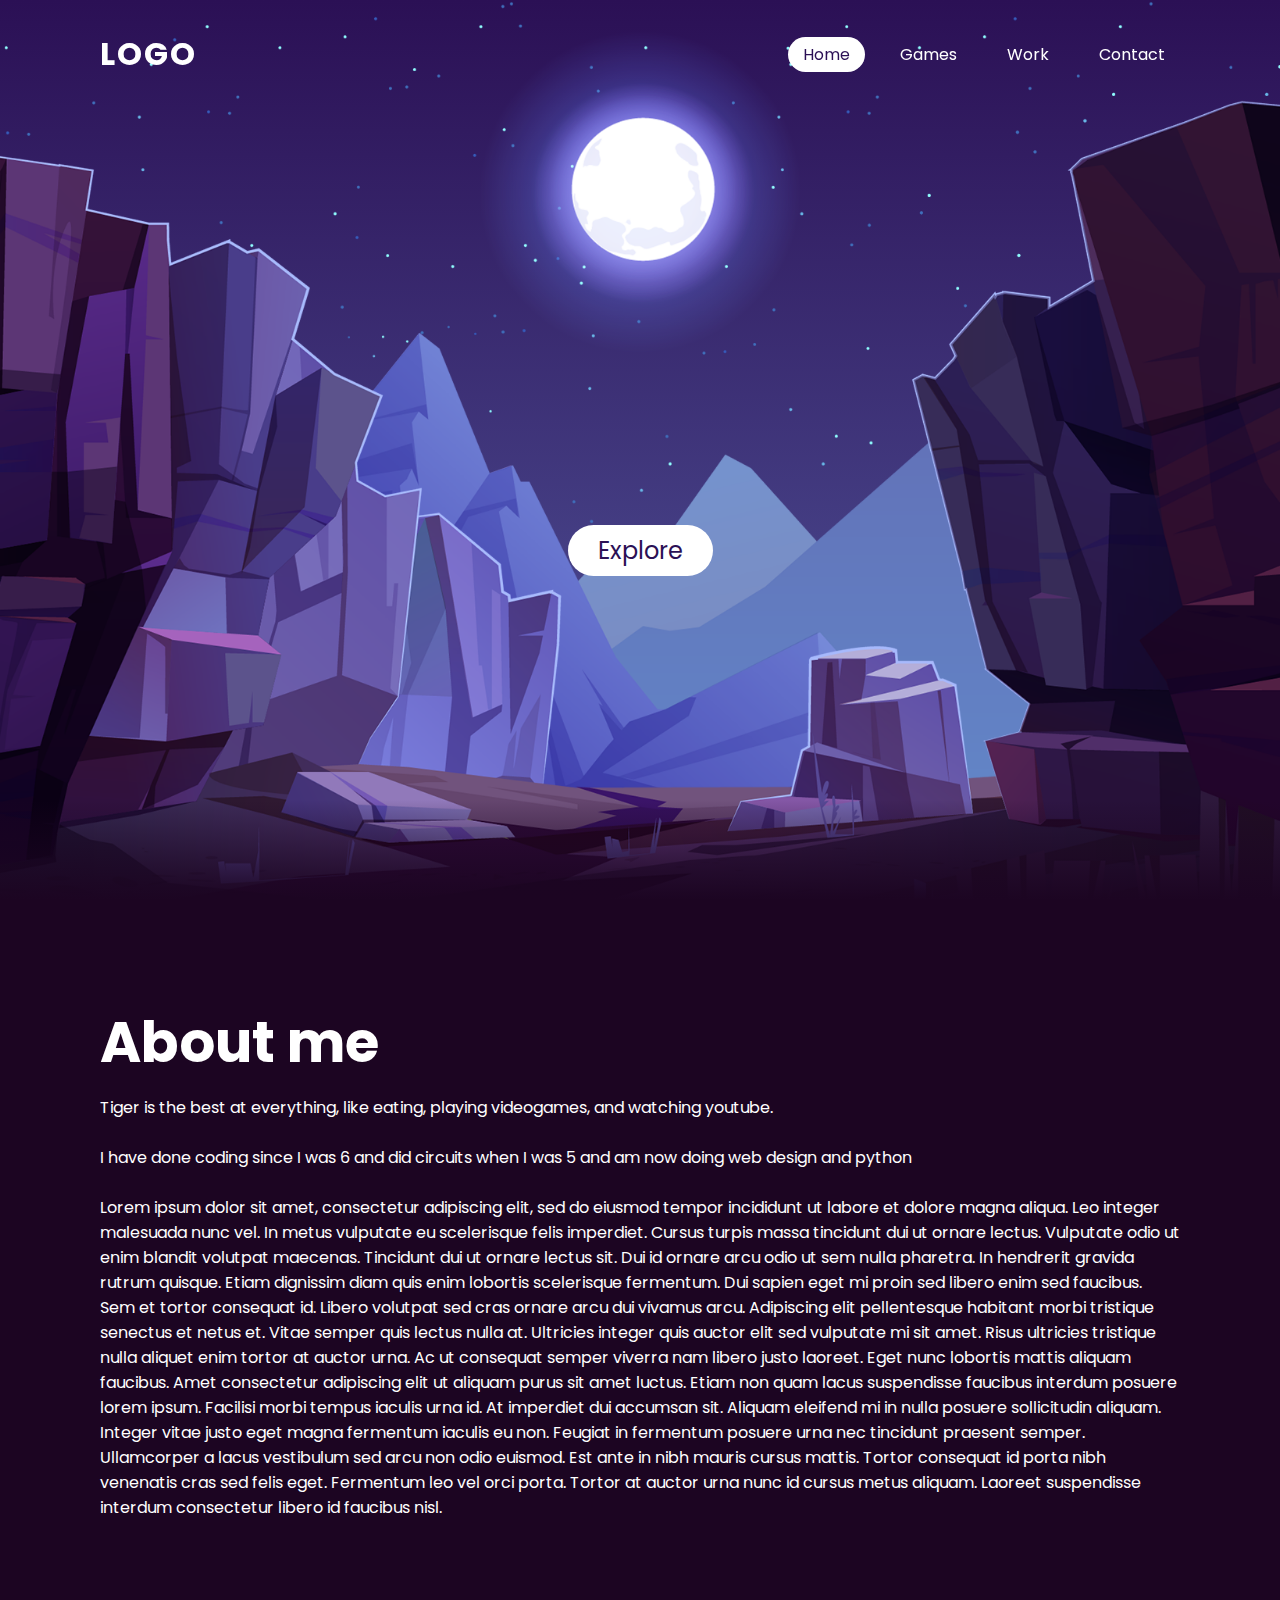
<file: Website/index.html>
<!DOCTYPE html>
<html lang="en">
    <head>
        <meta charset="UTF-8">
        <meta http-equiv="X-UA-Compatible" content="IE=edge">
        <meta name="viewport" content="width=device-width, initial-scale=1.0">
        <title>Paralax</title>
        <link rel="stylesheet" href="styles/paralax.css">
    </head>
    <body>
        <header>
            <a href="#" class="logo">Logo</a>
            <ul>
                <li><a href="#" class = "active">Home</a></li>
                <li><a href="subpages/games.html">Games</a></li>
                <li><a href="subpages/works.html">Work</a></li>
                <li><a href="#">Contact</a></li>
            </ul>
        </header>
        <section>
            <img src="images/stars.png" id="stars">
            <img src="images/moon.png" id="moon">
            <img src="images/mountains_behind.png" id="mountains_behind">
            <h2 id="text">Moon Light</h2>
            <a href="#" id="btn">Explore</a>
            <img src="images/mountains_front.png" id="mountains_front">
        </section>
        <div class="sec">
            <h2>About me</h2>
            <p>
                Tiger is the best at everything, like eating, playing videogames, and watching youtube. <br><br>

                I have done coding since I was 6 and did circuits when I was 5 and am now doing web design and python <br><br>
                
                Lorem ipsum dolor sit amet, consectetur adipiscing elit, sed do eiusmod tempor incididunt ut labore et dolore magna aliqua. Leo integer malesuada nunc vel. In metus vulputate eu scelerisque felis imperdiet. Cursus turpis massa tincidunt dui ut ornare lectus. Vulputate odio ut enim blandit volutpat maecenas. Tincidunt dui ut ornare lectus sit. Dui id ornare arcu odio ut sem nulla pharetra. In hendrerit gravida rutrum quisque. Etiam dignissim diam quis enim lobortis scelerisque fermentum. Dui sapien eget mi proin sed libero enim sed faucibus. Sem et tortor consequat id. Libero volutpat sed cras ornare arcu dui vivamus arcu. Adipiscing elit pellentesque habitant morbi tristique senectus et netus et. Vitae semper quis lectus nulla at. Ultricies integer quis auctor elit sed vulputate mi sit amet. Risus ultricies tristique nulla aliquet enim tortor at auctor urna.
                Ac ut consequat semper viverra nam libero justo laoreet. Eget nunc lobortis mattis aliquam faucibus. Amet consectetur adipiscing elit ut aliquam purus sit amet luctus. Etiam non quam lacus suspendisse faucibus interdum posuere lorem ipsum. Facilisi morbi tempus iaculis urna id. At imperdiet dui accumsan sit. Aliquam eleifend mi in nulla posuere sollicitudin aliquam. Integer vitae justo eget magna fermentum iaculis eu non. Feugiat in fermentum posuere urna nec tincidunt praesent semper. Ullamcorper a lacus vestibulum sed arcu non odio euismod. Est ante in nibh mauris cursus mattis. Tortor consequat id porta nibh venenatis cras sed felis eget. Fermentum leo vel orci porta. Tortor at auctor urna nunc id cursus metus aliquam. Laoreet suspendisse interdum consectetur libero id faucibus nisl.
            </p>
        </div>

        <script>
            let stars = document.getElementById('stars')
            let moon = document.getElementById('moon')
            let mountains_behind = document.getElementById('mountains_behind')
            let text = document.getElementById('text')
            let btn = document.getElementById('btn')
            let mountains_front = document.getElementById('mountains_front')
            let header = document.querySelector('header');

            window.addEventListener('scroll', function(){
                let value = window.scrollY;
                stars.style.left = value * 0.25 + 'px';
                moon.style.top = value * 1.05 + 'px';
                mountains_behind.style.top = value * 0 + 'px';
                mountains_front.style.top = value * 0 + 'px';
                text.style.marginRight = value * 4 + 'px';
                text.style.marginTop = value * 1.5 + 'px';
                btn.style.marginTop = value * 1.5 + 'px';
                header.style.top = value * 0.5 + 'px';
            })
        </script>
    </body>
</html>
</file>
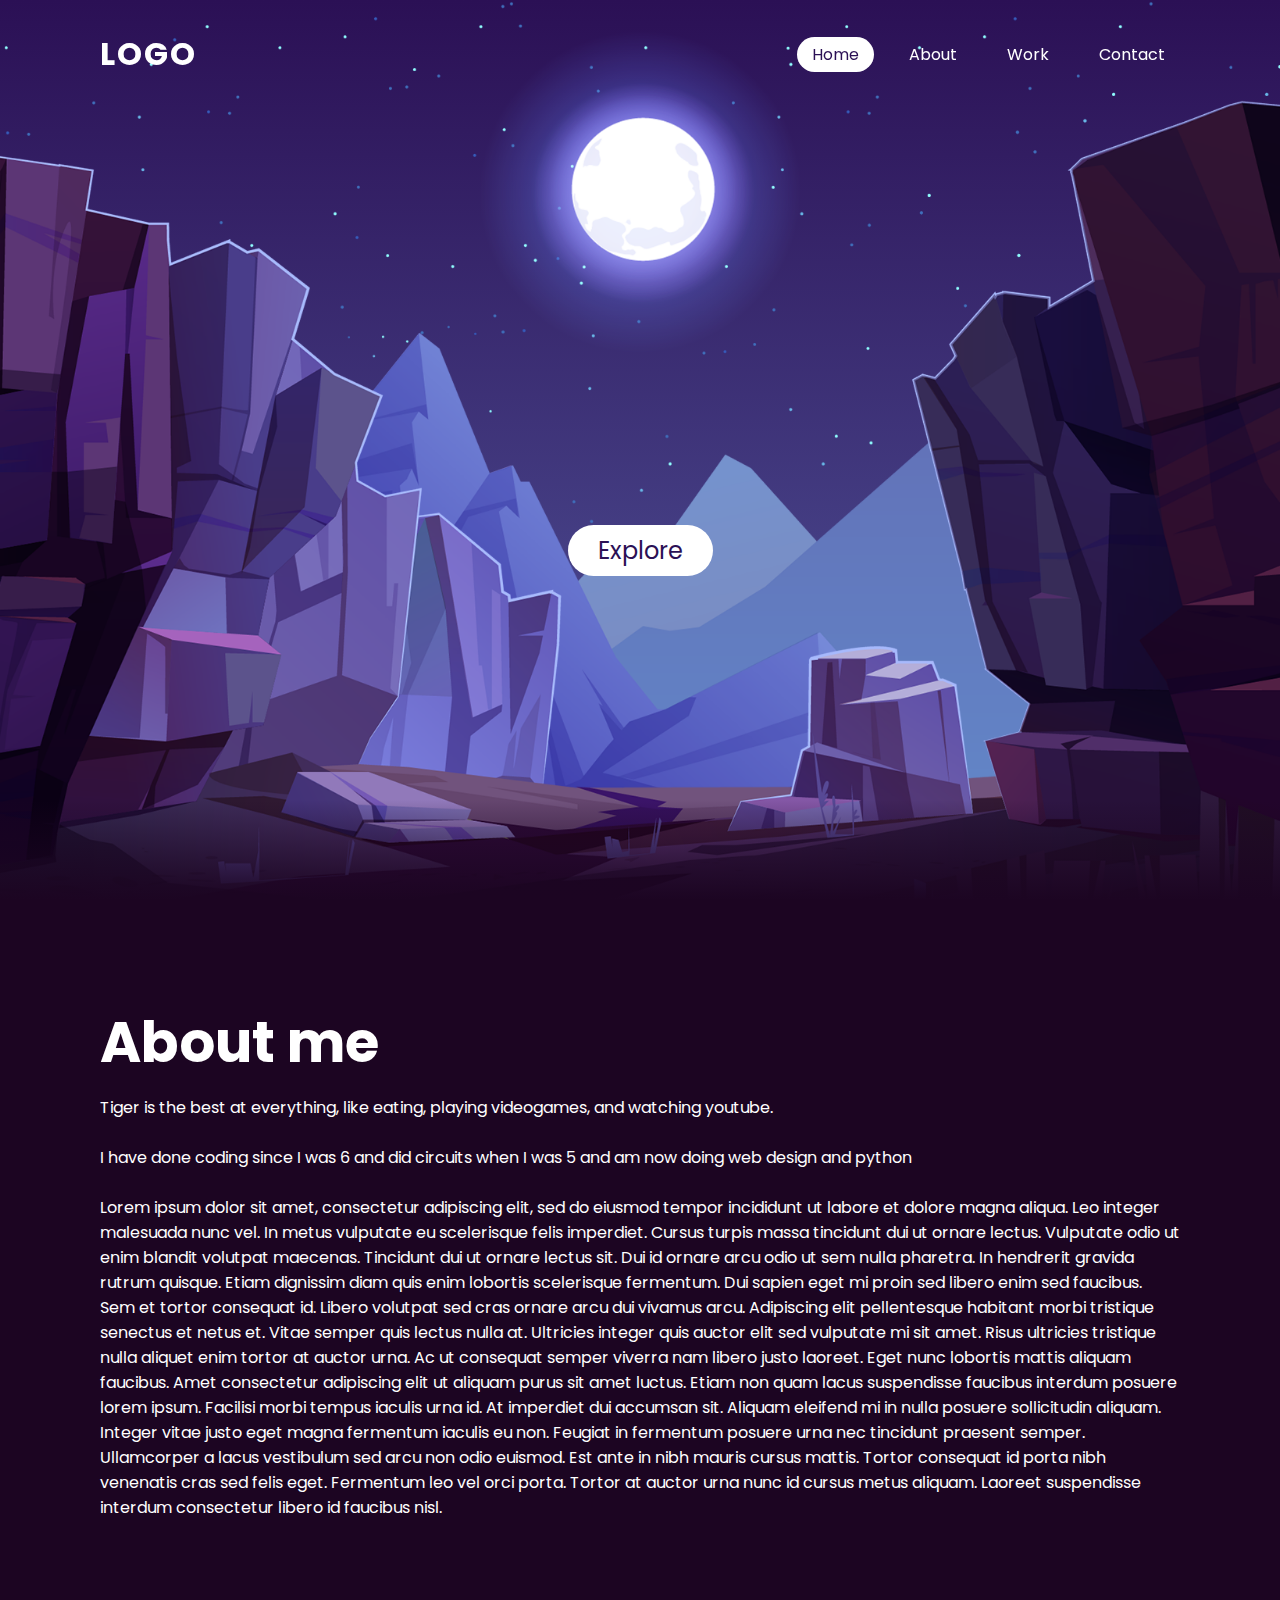
<file: Website/paralax.html>
<!DOCTYPE html>
<html lang="en">
    <head>
        <meta charset="UTF-8">
        <meta http-equiv="X-UA-Compatible" content="IE=edge">
        <meta name="viewport" content="width=device-width, initial-scale=1.0">
        <title>Paralax</title>
        <link rel="stylesheet" href="styles/paralax.css">
    </head>
    <body>
        <header>
            <a href="#" class="logo">Logo</a>
            <ul>
                <li><a href="#" class = "active">Home</a></li>
                <li><a href="#">About</a></li>
                <li><a href="#">Work</a></li>
                <li><a href="#">Contact</a></li>
            </ul>
        </header>
        <section>
            <img src="images/stars.png" id="stars">
            <img src="images/moon.png" id="moon">
            <img src="images/mountains_behind.png" id="mountains_behind">
            <h2 id="text">Tiger Zhao</h2>
            <a href="#" id="btn">Explore</a>
            <img src="images/mountains_front.png" id="mountains_front">
        </section>
        <div class="sec">
            <h2>About me</h2>
            <p>
                Tiger is the best at everything, like eating, playing videogames, and watching youtube. <br><br>

                I have done coding since I was 6 and did circuits when I was 5 and am now doing web design and python <br><br>
                
                Lorem ipsum dolor sit amet, consectetur adipiscing elit, sed do eiusmod tempor incididunt ut labore et dolore magna aliqua. Leo integer malesuada nunc vel. In metus vulputate eu scelerisque felis imperdiet. Cursus turpis massa tincidunt dui ut ornare lectus. Vulputate odio ut enim blandit volutpat maecenas. Tincidunt dui ut ornare lectus sit. Dui id ornare arcu odio ut sem nulla pharetra. In hendrerit gravida rutrum quisque. Etiam dignissim diam quis enim lobortis scelerisque fermentum. Dui sapien eget mi proin sed libero enim sed faucibus. Sem et tortor consequat id. Libero volutpat sed cras ornare arcu dui vivamus arcu. Adipiscing elit pellentesque habitant morbi tristique senectus et netus et. Vitae semper quis lectus nulla at. Ultricies integer quis auctor elit sed vulputate mi sit amet. Risus ultricies tristique nulla aliquet enim tortor at auctor urna.
                Ac ut consequat semper viverra nam libero justo laoreet. Eget nunc lobortis mattis aliquam faucibus. Amet consectetur adipiscing elit ut aliquam purus sit amet luctus. Etiam non quam lacus suspendisse faucibus interdum posuere lorem ipsum. Facilisi morbi tempus iaculis urna id. At imperdiet dui accumsan sit. Aliquam eleifend mi in nulla posuere sollicitudin aliquam. Integer vitae justo eget magna fermentum iaculis eu non. Feugiat in fermentum posuere urna nec tincidunt praesent semper. Ullamcorper a lacus vestibulum sed arcu non odio euismod. Est ante in nibh mauris cursus mattis. Tortor consequat id porta nibh venenatis cras sed felis eget. Fermentum leo vel orci porta. Tortor at auctor urna nunc id cursus metus aliquam. Laoreet suspendisse interdum consectetur libero id faucibus nisl.
            </p>
        </div>

        <script>
            let stars = document.getElementById('stars')
            let moon = document.getElementById('moon')
            let mountains_behind = document.getElementById('mountains_behind')
            let text = document.getElementById('text')
            let btn = document.getElementById('btn')
            let mountains_front = document.getElementById('mountains_front')
            let header = document.querySelector('header');

            window.addEventListener('scroll', function(){
                let value = window.scrollY;
                stars.style.left = value * 0.25 + 'px';
                moon.style.top = value * 1.05 + 'px';
                mountains_behind.style.top = value * 0 + 'px';
                mountains_front.style.top = value * 0 + 'px';
                text.style.marginRight = value * 4 + 'px';
                text.style.marginTop = value * 1.5 + 'px';
                btn.style.marginTop = value * 1.5 + 'px';
                header.style.top = value * 0.5 + 'px';
            })
        </script>
    </body>
</html>
</file>
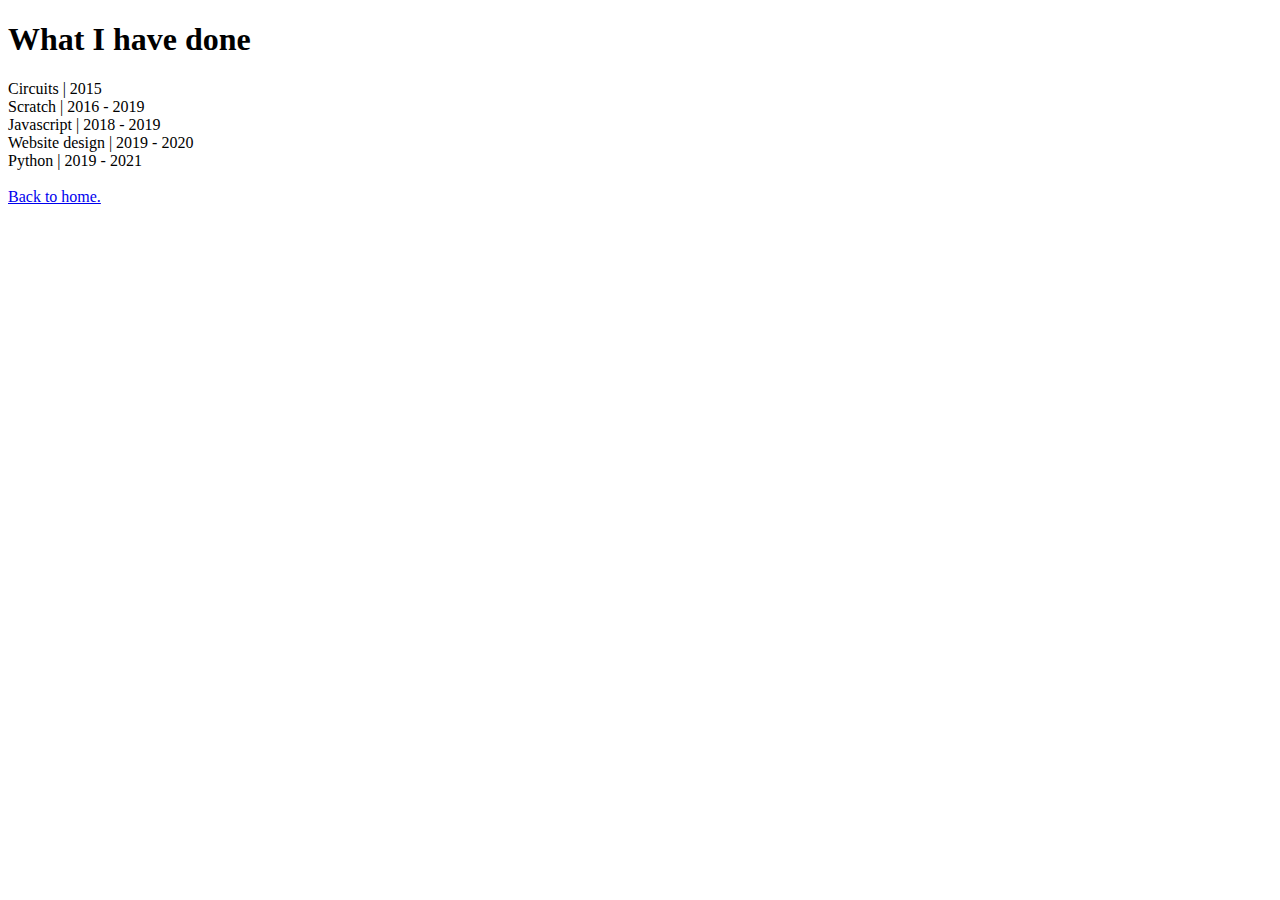
<file: Website/subpages/works.html>
<!DOCTYPE html>
<html lang="en">
<head>
    <link rel="preconnect" href="https://fonts.googleapis.com">
<link rel="preconnect" href="https://fonts.gstatic.com" crossorigin>
<link href="https://fonts.googleapis.com/css2?family=Poppins:wght@100;200;400;600;700;900&display=swap" rel="stylesheet">
    <meta charset="UTF-8">
    <meta http-equiv="X-UA-Compatible" content="IE=edge">
    <meta name="viewport" content="width=device-width, initial-scale=1.0">
    <title>works</title>
    <link rel="stylesheet" href="F:\Docs\Python\Website\styles\indexstyle.css">
</head>
<body>
    <h1 class="title">What I have done</h1>
    <p class="works">
        Circuits | 2015 <br>
        Scratch | 2016 - 2019<br>
        Javascript | 2018 - 2019<br>
        Website design | 2019 - 2020<br>
        Python | 2019 - 2021<br>
        <br>
        <a href="../index.html">Back to home.</a>
    </p>
</body>
</html>
</file>
<file: Website/styles/paralax.css>
@import url('https://fonts.googleapis.com/css2?family=Poppins:wght@300;400;500;600;700;800;900&display=swap');
*
{
    margin: 0;
    padding: 0;
    box-sizing: border-box;
    font-family: 'Poppins', sans-serif;
    scroll-behavior: smooth;
}
body
{
    min-height: 100vh;
    overflow-x: hidden;
    background: linear-gradient(#2b1055,#7597de);
}
header
{
    position: absolute;
    top: 0;
    left: 0;
    width: 100%;
    padding: 30px 100px;
    display: flex;
    justify-content: space-between;
    align-items: center;
    z-index: 100000;
}
header .logo
{
    color: #fff;
    font-weight: 700;
    text-decoration: none;
    font-size: 2em;
    text-transform: uppercase;
    letter-spacing: 2px;
}
header ul
{
    display: flex;
    justify-content: center;
    align-items: center;
}
header ul li
{
    list-style: none;
    margin-left: 20px;
}
header ul li a
{
    text-decoration: none;
    padding: 6px 15px;
    color: white;
    border-radius: 20px;
}
header ul li a:hover,
header ul li a.active
{
    background: #fff;
    color: #2b1055;
}
section
{
    position: relative;
    width: 100%;
    height: 100vh;
    padding: 100px;
    display: flex;
    justify-content: center;
    align-items: center;
}
section::before
{
    content: '';
    position: absolute;
    bottom: 0;
    width: 100%;
    height: 100px;
    background: linear-gradient(to top, #1c0522, transparent);
    z-index: 1000;
}

section img
{
    position: absolute;
    top: 0;
    left: 0;
    width: 100%;
    height: 100%;
    object-fit: cover;
    pointer-events: none;
}

section img#moon
{
    mix-blend-mode: screen;
} 

section img#mountains_front
{
    z-index: 10;
}
#text
{
    position: absolute;
    right: -350px;
    color: #fff;
    white-space: nowrap;
    font-size: 7.5vw;
    z-index: 9;
    
}
#btn
{
    text-decoration: none;
    display: inline-block;
    padding: 8px 30px;
    border-radius: 40px;
    background: #fff;
    color: #2b1055;
    font-size: 1.5em;
    z-index: 9;
    transform: translateY(100px);
}

.sec
{
    position: relative;
    padding: 100px;
    background: #1c0522;
}
.sec h2
{
    font-size: 3.5em;
    margin-bottom: 10px;
    color: #fff;
}
.sec p
{
    font-size: 1em;
    color: #fff;
}
</file>
